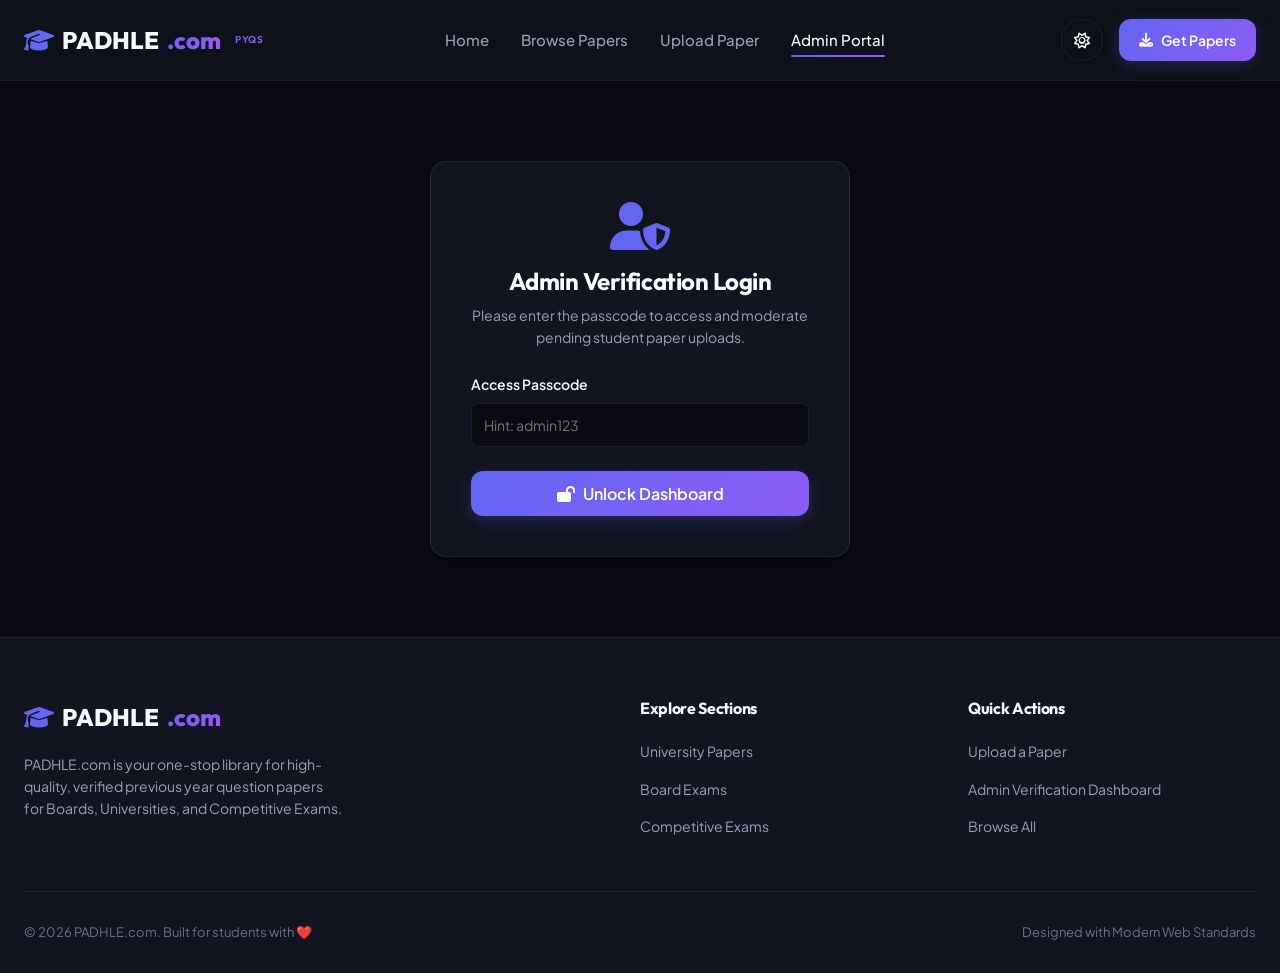
<file: admin.html>
<!DOCTYPE html>
<html lang="en" data-theme="dark">
<head>
    <meta charset="UTF-8">
    <meta name="viewport" content="width=device-width, initial-scale=1.0">
    <title>Admin Verification Panel | PADHLE.com</title>
    <!-- Stylesheet -->
    <link rel="stylesheet" href="style.css">
    <!-- Icons -->
    <link rel="stylesheet" href="https://cdnjs.cloudflare.com/ajax/libs/font-awesome/6.4.0/css/all.min.css">
</head>
<body>

    <!-- Dynamically loaded navigation by main.js -->
    <header></header>

    <main class="container">
        <!-- 1. AUTH LOGIN SECTION (Visible by default until authenticated) -->
        <div id="admin-login-view" class="admin-login-box">
            <i class="fa-solid fa-user-shield" style="font-size: 48px; color: var(--accent); margin-bottom: 16px;"></i>
            <h2>Admin Verification Login</h2>
            <p>Please enter the passcode to access and moderate pending student paper uploads.</p>
            <form onsubmit="handleAdminLogin(event)">
                <div class="form-group" style="text-align: left;">
                    <label for="admin-passcode">Access Passcode</label>
                    <input type="password" id="admin-passcode" class="form-input" placeholder="Hint: admin123" required>
                </div>
                <button type="submit" class="btn-primary" style="width: 100%; justify-content: center;">
                    <i class="fa-solid fa-lock-open"></i> Unlock Dashboard
                </button>
            </form>
        </div>

        <!-- 2. DASHBOARD VIEW SECTION (Hidden until login success) -->
        <div id="admin-dashboard-view" class="admin-panel-content" style="display: none;">
            <div class="page-header" style="padding-top: 40px; display: flex; justify-content: space-between; align-items: center; text-align: left;">
                <div>
                    <h1>Verification Panel</h1>
                    <p>Review, approve, or reject student question paper uploads.</p>
                </div>
                <button class="btn-secondary" onclick="handleAdminLogout()">
                    <i class="fa-solid fa-right-from-bracket"></i> Logout Panel
                </button>
            </div>

            <!-- Verification Dashboard Stats Cards -->
            <div class="admin-stats">
                <div class="stat-card">
                    <div class="stat-title">Active Database</div>
                    <div class="stat-number" id="stat-approved-count">0</div>
                </div>
                <div class="stat-card">
                    <div class="stat-title">Pending Reviews</div>
                    <div class="stat-number" id="stat-pending-count" style="color: var(--warning);">0</div>
                </div>
                <div class="stat-card">
                    <div class="stat-title">Simulated Downloads</div>
                    <div class="stat-number" id="stat-downloads-count" style="color: var(--success);">0</div>
                </div>
            </div>

            <!-- Pending Review List Table -->
            <h2 class="pending-list-header"><i class="fa-regular fa-clock"></i> Submissions Waiting for Review</h2>
            
            <div class="admin-table-wrapper">
                <table class="admin-table">
                    <thead>
                        <tr>
                            <th>Uploader Info</th>
                            <th>Paper Info Details</th>
                            <th>File Name</th>
                            <th>Action Controls</th>
                        </tr>
                    </thead>
                    <tbody id="admin-pending-tbody">
                        <!-- Populated dynamically by admin.js -->
                    </tbody>
                </table>
            </div>
        </div>
    </main>

    <!-- Dynamically loaded footer by main.js -->
    <footer></footer>

    <!-- Scripts -->
    <script src="data.js"></script>
    <script src="main.js"></script>
    <script src="admin.js"></script>
</body>
</html>
</file>
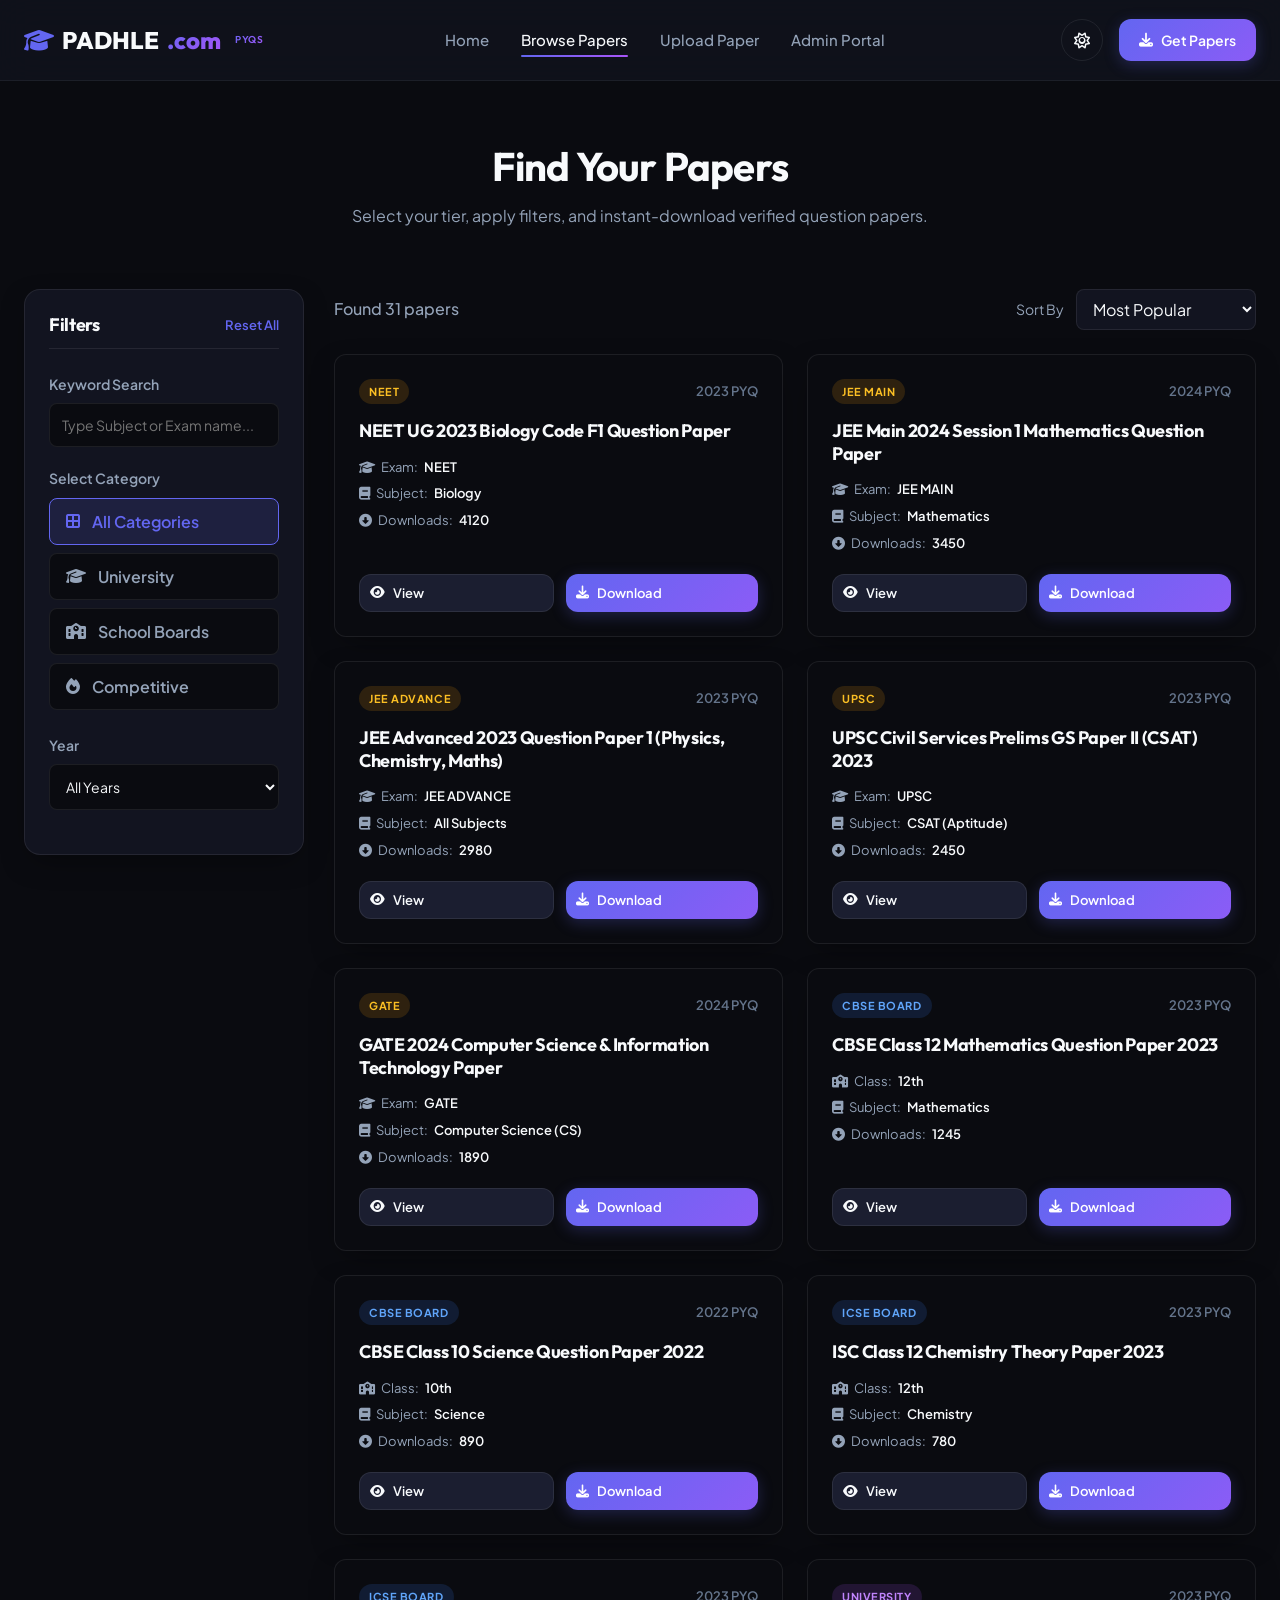
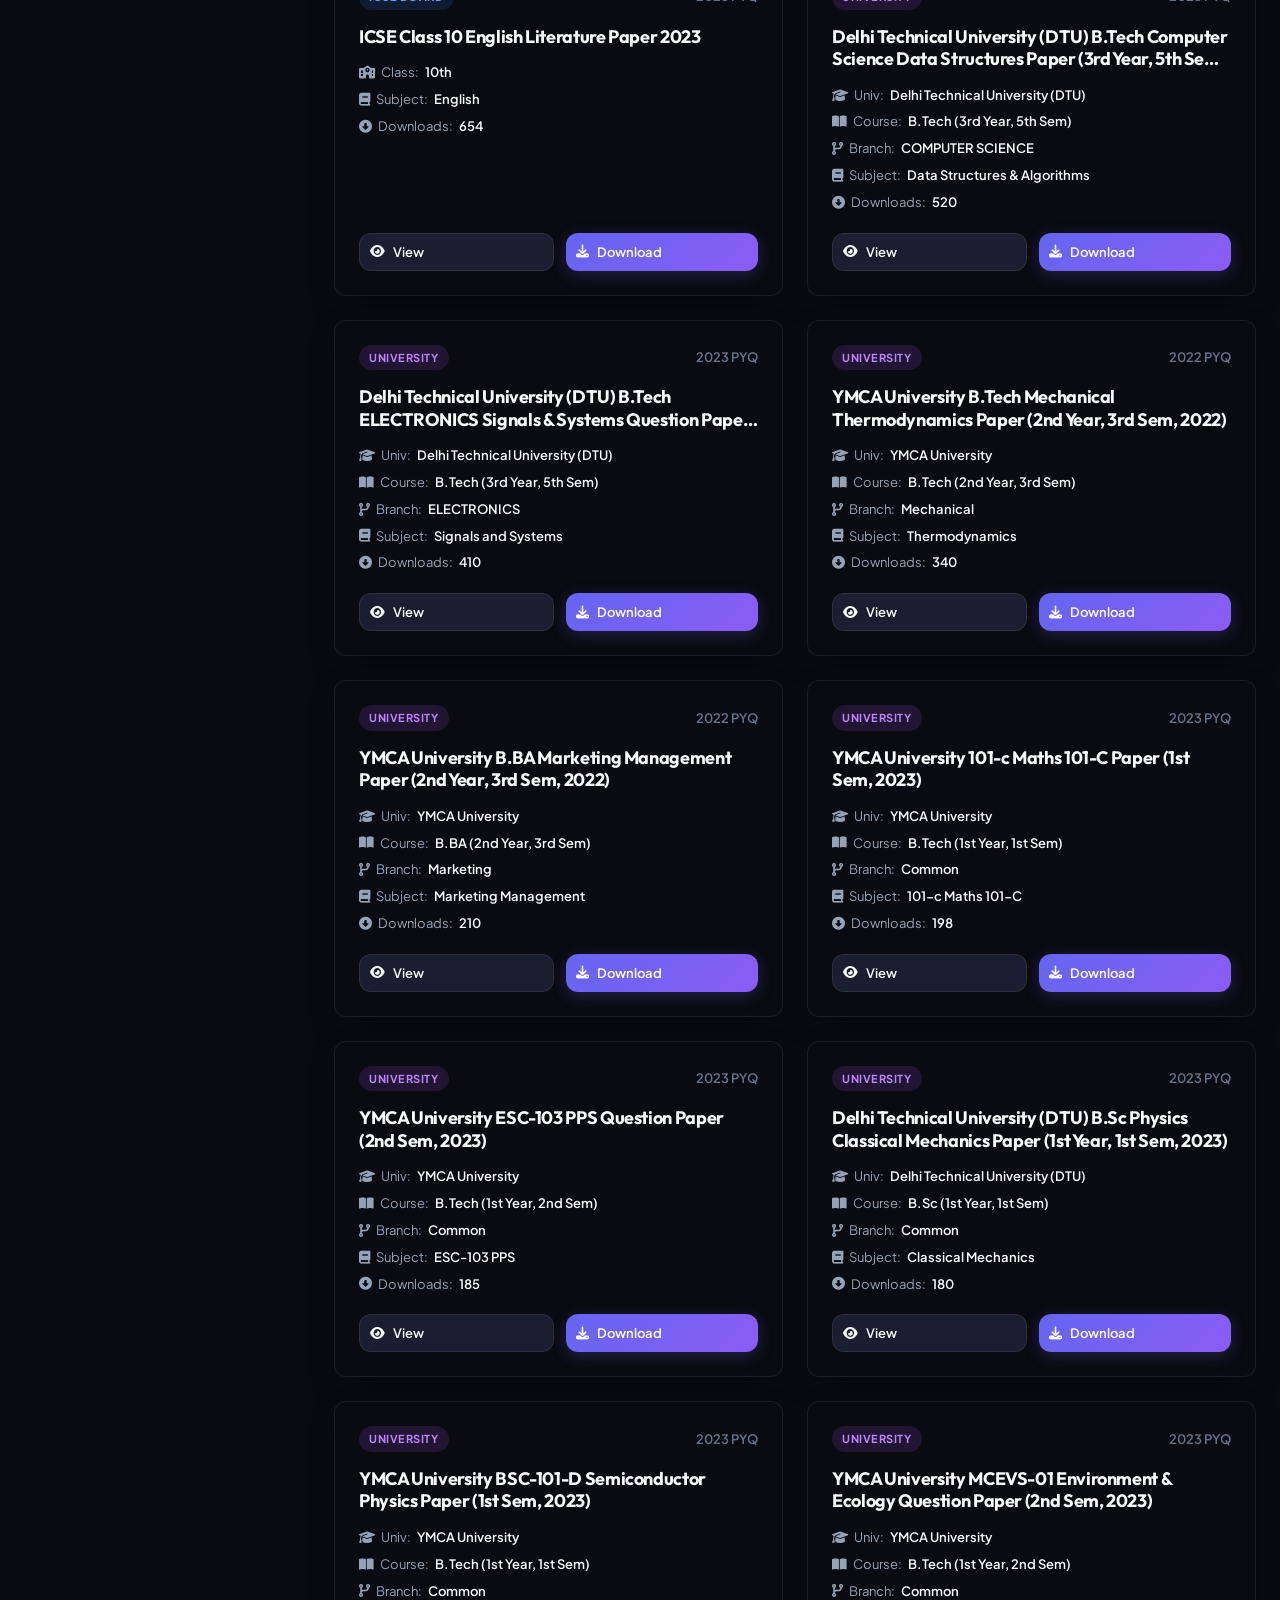
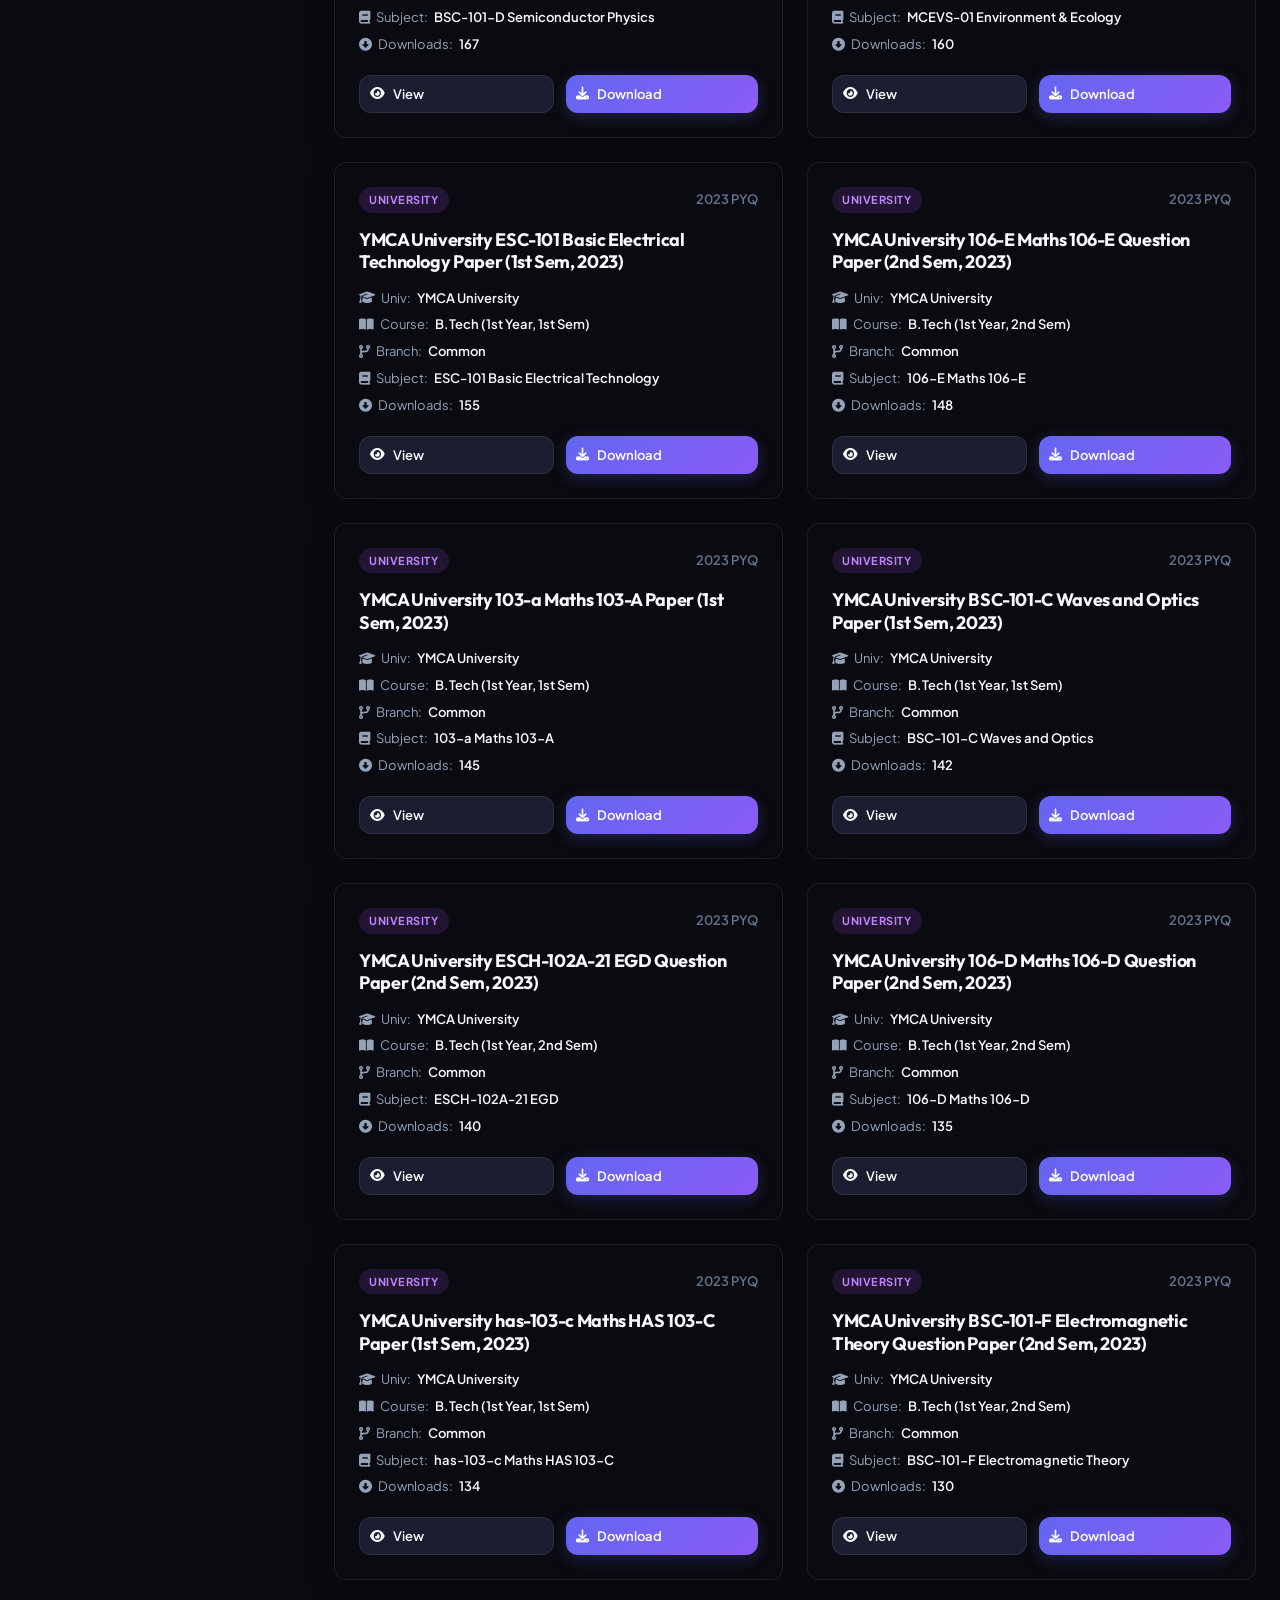
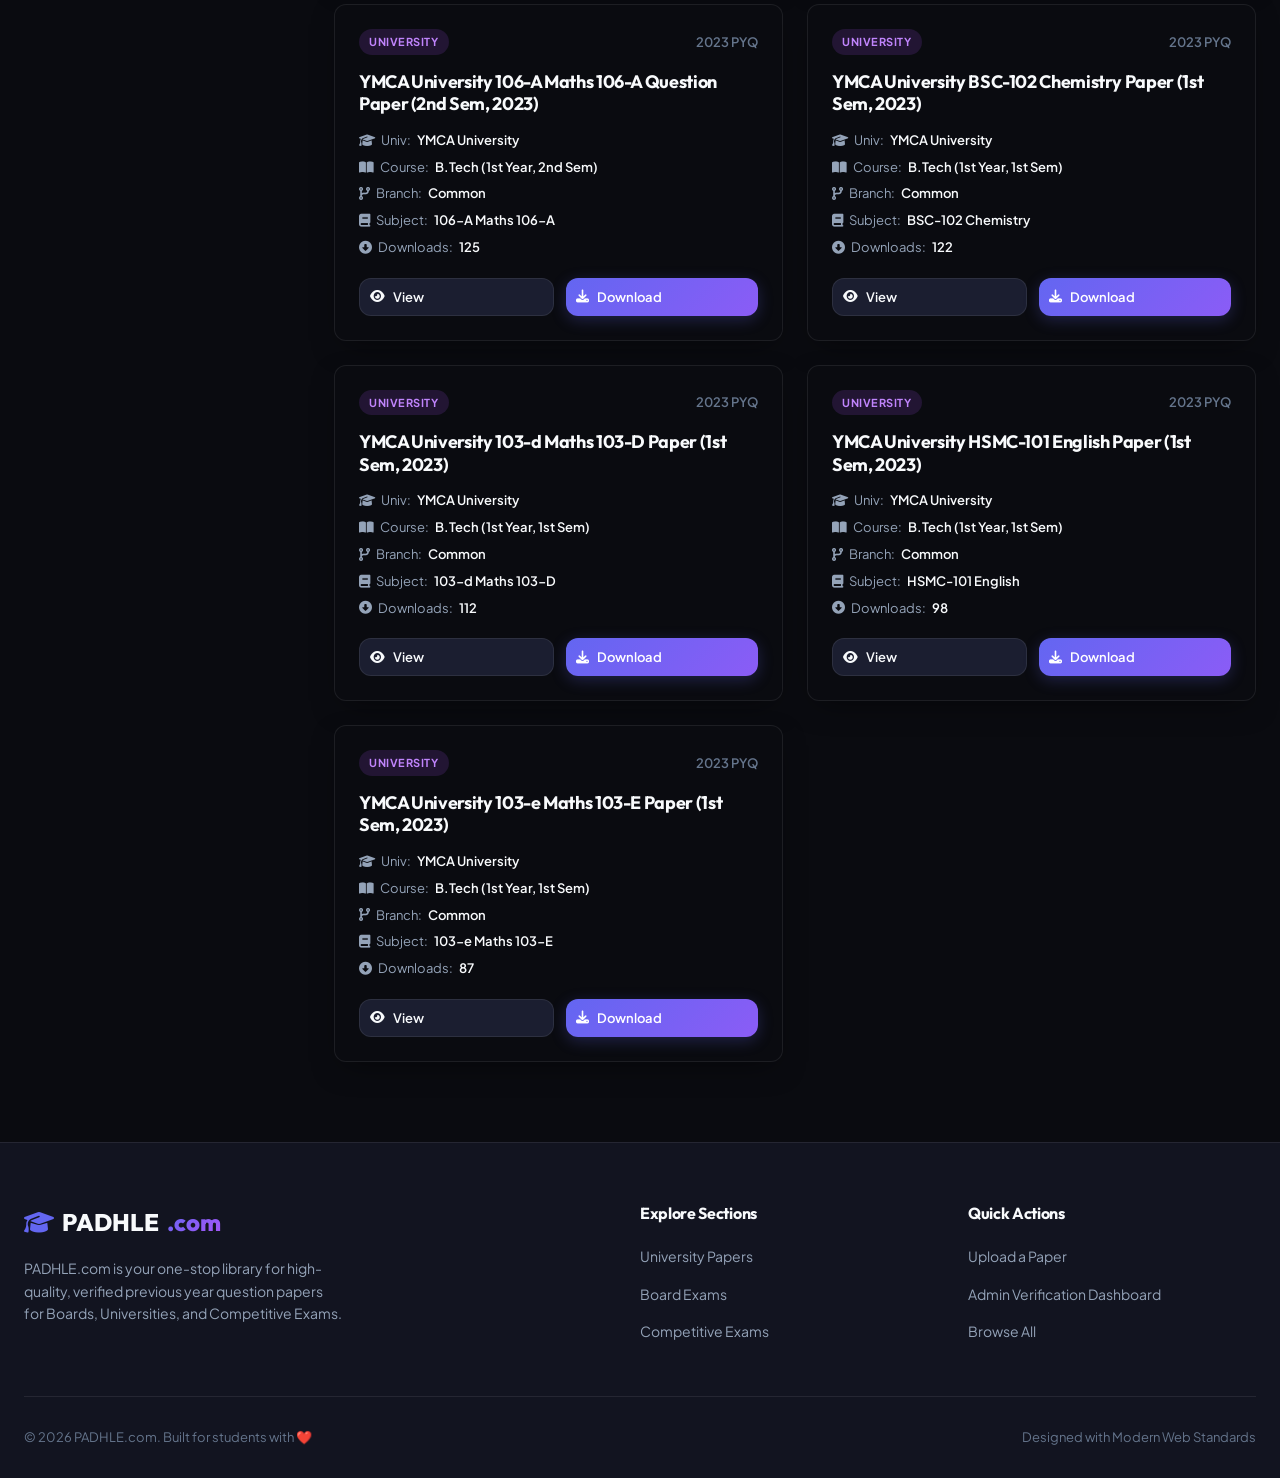
<file: browse.html>
<!DOCTYPE html>
<html lang="en" data-theme="dark">
<head>
    <meta charset="UTF-8">
    <meta name="viewport" content="width=device-width, initial-scale=1.0">
    <title>Browse Previous Year Papers | PADHLE.com</title>
    <!-- Stylesheet -->
    <link rel="stylesheet" href="style.css">
    <!-- Icons -->
    <link rel="stylesheet" href="https://cdnjs.cloudflare.com/ajax/libs/font-awesome/6.4.0/css/all.min.css">
</head>
<body>

    <!-- Dynamically loaded navigation by main.js -->
    <header></header>

    <main class="container">
        <div class="page-header">
            <h1>Find Your Papers</h1>
            <p>Select your tier, apply filters, and instant-download verified question papers.</p>
        </div>

        <div class="browse-layout">
            <!-- Sidebar Filters Panel -->
            <aside class="filter-panel">
                <div class="filter-header">
                    <h3>Filters</h3>
                    <button class="clear-filters-btn" onclick="resetFilters()">Reset All</button>
                </div>

                <!-- Text Keyword Filter -->
                <div class="filter-group">
                    <label for="filter-search-input">Keyword Search</label>
                    <input type="text" id="filter-search-input" class="form-input" placeholder="Type Subject or Exam name..." oninput="handleFilterChange()">
                </div>

                <!-- Category Tabs (Primary Filter) -->
                <div class="filter-group">
                    <label>Select Category</label>
                    <div class="category-selector-tabs">
                        <button class="category-tab active" id="tab-all" onclick="selectCategoryTab('all')">
                            <i class="fa-solid fa-border-all"></i> All Categories
                        </button>
                        <button class="category-tab" id="tab-university" onclick="selectCategoryTab('university')">
                            <i class="fa-solid fa-graduation-cap"></i> University
                        </button>
                        <button class="category-tab" id="tab-board" onclick="selectCategoryTab('board')">
                            <i class="fa-solid fa-school"></i> School Boards
                        </button>
                        <button class="category-tab" id="tab-competitive" onclick="selectCategoryTab('competitive')">
                            <i class="fa-solid fa-fire"></i> Competitive
                        </button>
                    </div>
                </div>

                <!-- DYNAMIC CONDITIONAL FILTERS -->
                
                <!-- 1. University Filters -->
                <div id="univ-filters" class="conditional-filter" style="display: none;">
                    <div class="filter-group">
                        <label for="univ-select">University</label>
                        <select id="univ-select" class="filter-select" onchange="handleUniversityChange()">
                            <option value="">Select University</option>
                            <!-- Populated by JS -->
                        </select>
                    </div>
                    <div class="filter-group" id="course-filter-group" style="display: none;">
                        <label for="course-select">Select Course</label>
                        <select id="course-select" class="filter-select" onchange="handleCourseChange()">
                            <option value="">Select Course</option>
                            <!-- Populated by JS -->
                        </select>
                    </div>
                    <div class="filter-group" id="branch-filter-group" style="display: none;">
                        <label for="branch-select">Select Branch</label>
                        <select id="branch-select" class="filter-select" onchange="handleBranchChange()">
                            <option value="">Select Branch</option>
                            <!-- Populated by JS -->
                        </select>
                    </div>
                    <div class="filter-group" id="academic-year-filter-group" style="display: none;">
                        <label for="academic-year-select">Academic Year</label>
                        <select id="academic-year-select" class="filter-select" onchange="handleAcademicYearChange()">
                            <option value="">Select Year</option>
                            <!-- Populated by JS -->
                        </select>
                    </div>
                    <div class="filter-group" id="semester-filter-group" style="display: none;">
                        <label for="semester-select">Select Semester</label>
                        <select id="semester-select" class="filter-select" onchange="handleSemesterChange()">
                            <option value="">Select Semester</option>
                            <!-- Populated by JS -->
                        </select>
                    </div>
                    <div class="filter-group" id="subject-filter-group" style="display: none;">
                        <label for="subject-select">Select Subject</label>
                        <select id="subject-select" class="filter-select" onchange="handleFilterChange()">
                            <option value="">Select Subject</option>
                            <!-- Populated by JS -->
                        </select>
                    </div>
                </div>

                <!-- 2. Board Filters -->
                <div id="board-filters" class="conditional-filter" style="display: none;">
                    <div class="filter-group">
                        <label for="board-select">Select Board</label>
                        <select id="board-select" class="filter-select" onchange="handleFilterChange()">
                            <option value="">All Boards</option>
                            <!-- Populated by JS -->
                        </select>
                    </div>
                    <div class="filter-group">
                        <label for="class-select">Select Class</label>
                        <select id="class-select" class="filter-select" onchange="handleFilterChange()">
                            <option value="">All Classes</option>
                            <!-- Populated by JS -->
                        </select>
                    </div>
                </div>

                <!-- 3. Competitive Filters -->
                <div id="comp-filters" class="conditional-filter" style="display: none;">
                    <div class="filter-group">
                        <label for="exam-select">Competitive Exam</label>
                        <select id="exam-select" class="filter-select" onchange="handleFilterChange()">
                            <option value="">All Exams</option>
                            <!-- Populated by JS -->
                        </select>
                    </div>
                </div>

                <!-- Common: Year Filter -->
                <div class="filter-group">
                    <label for="year-select">Year</label>
                    <select id="year-select" class="filter-select" onchange="handleFilterChange()">
                        <option value="">All Years</option>
                        <!-- Populated by JS -->
                    </select>
                </div>
            </aside>

            <!-- Results Listing Grid -->
            <section class="results-content">
                <div class="results-header">
                    <div class="results-count" id="results-count-text">Found 0 papers</div>
                    
                    <div class="results-sort">
                        <label for="sort-select">Sort By</label>
                        <select id="sort-select" onchange="handleFilterChange()">
                            <option value="downloads">Most Popular</option>
                            <option value="year-desc">Year: Newest First</option>
                            <option value="year-asc">Year: Oldest First</option>
                            <option value="title">Alphabetical</option>
                        </select>
                    </div>
                </div>

                <div class="featured-grid" id="papers-results-grid">
                    <!-- Cards will be dynamically rendered here by js/browse.js -->
                </div>
            </section>
        </div>
    </main>

    <!-- Dynamically loaded footer by main.js -->
    <footer></footer>

    <!-- Scripts -->
    <script src="data.js"></script>
    <script src="main.js"></script>
    <script src="browse.js"></script>
</body>
</html>
</file>
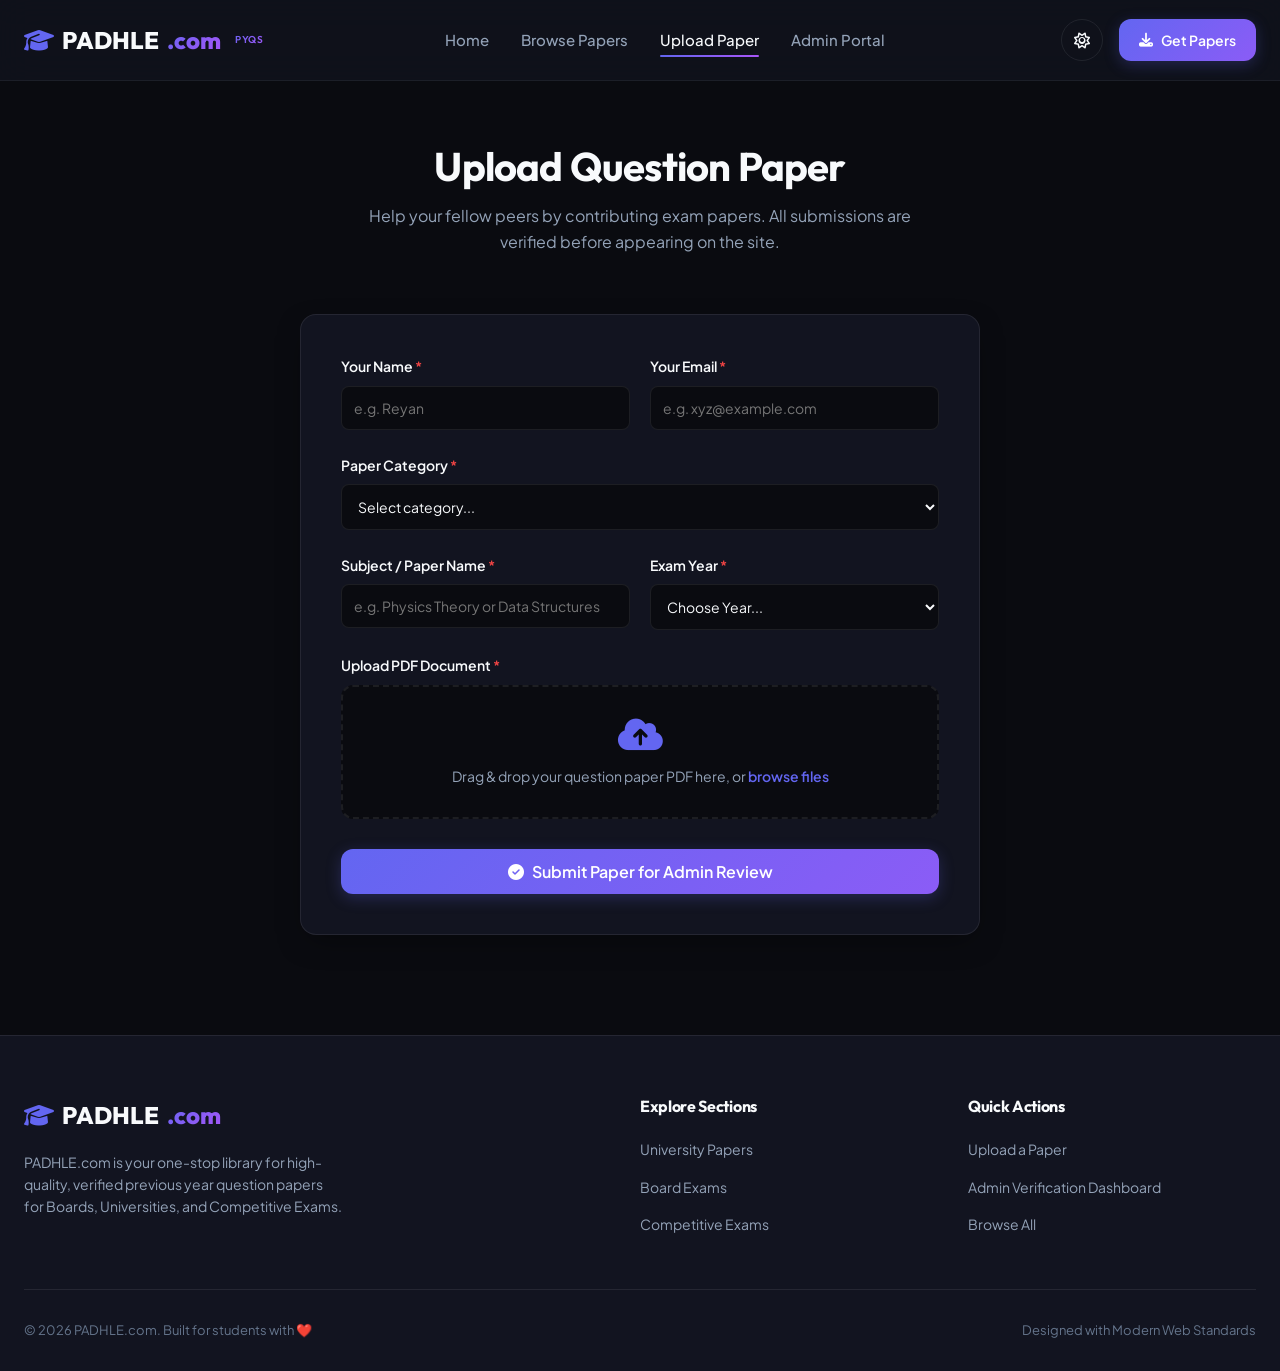
<file: upload.html>
<!DOCTYPE html>
<html lang="en" data-theme="dark">
<head>
    <meta charset="UTF-8">
    <meta name="viewport" content="width=device-width, initial-scale=1.0">
    <title>Upload Question Paper | PADHLE.com</title>
    <!-- Stylesheet -->
    <link rel="stylesheet" href="style.css">
    <!-- Icons -->
    <link rel="stylesheet" href="https://cdnjs.cloudflare.com/ajax/libs/font-awesome/6.4.0/css/all.min.css">
</head>
<body>

    <!-- Dynamically loaded navigation by main.js -->
    <header></header>

    <main class="container">
        <div class="page-header">
            <h1>Upload Question Paper</h1>
            <p>Help your fellow peers by contributing exam papers. All submissions are verified before appearing on the site.</p>
        </div>

        <div class="form-layout">
            <form id="upload-paper-form" onsubmit="handlePaperSubmit(event)">
                <!-- User Metadata -->
                <div class="form-row-2">
                    <div class="form-group">
                        <label for="uploader-name">Your Name <span class="required">*</span></label>
                        <input type="text" id="uploader-name" class="form-input" placeholder="e.g. Reyan" required>
                    </div>
                    <div class="form-group">
                        <label for="uploader-email">Your Email <span class="required">*</span></label>
                        <input type="email" id="uploader-email" class="form-input" placeholder="e.g. xyz@example.com" required>
                    </div>
                </div>

                <!-- Paper Category -->
                <div class="form-group">
                    <label for="upload-category">Paper Category <span class="required">*</span></label>
                    <select id="upload-category" class="filter-select" onchange="toggleUploadCategoryFields()" required>
                        <option value="" disabled selected>Select category...</option>
                        <option value="university">University Exam</option>
                        <option value="board">School Board Exam</option>
                        <option value="competitive">Competitive Entrance Exam</option>
                    </select>
                </div>

                <!-- CONDITIONAL DETAILS -->
                
                <!-- 1. University Detail Fields -->
                <div id="upload-univ-fields" style="display: none;">
                    <div class="form-group">
                        <label for="upload-univ-name">University Name <span class="required">*</span></label>
                        <select id="upload-univ-name" class="filter-select">
                            <option value="" disabled selected>Choose University...</option>
                            <!-- Populated dynamically -->
                        </select>
                    </div>
                    <div class="form-row-2">
                        <div class="form-group">
                            <label for="upload-course">Select Course <span class="required">*</span></label>
                            <select id="upload-course" class="filter-select" onchange="handleUploadCourseChange()">
                                <option value="" disabled selected>Choose Course...</option>
                                <!-- Populated dynamically -->
                            </select>
                        </div>
                        <div class="form-group" id="upload-branch-group">
                            <label for="upload-branch">Course Branch <span class="required">*</span></label>
                            <select id="upload-branch" class="filter-select">
                                <option value="" disabled selected>Choose Branch...</option>
                                <!-- Populated dynamically -->
                            </select>
                        </div>
                    </div>
                    <div class="form-row-2">
                        <div class="form-group">
                            <label for="upload-academic-year">Academic Year <span class="required">*</span></label>
                            <select id="upload-academic-year" class="filter-select" onchange="handleUploadYearChange()">
                                <option value="" disabled selected>Choose Academic Year...</option>
                                <!-- Populated dynamically -->
                            </select>
                        </div>
                        <div class="form-group" id="upload-semester-group" style="display: none;">
                            <label for="upload-semester">Select Semester <span class="required">*</span></label>
                            <select id="upload-semester" class="filter-select">
                                <option value="" disabled selected>Choose Semester...</option>
                                <!-- Populated dynamically -->
                            </select>
                        </div>
                    </div>
                </div>

                <!-- 2. Board Detail Fields -->
                <div id="upload-board-fields" style="display: none;">
                    <div class="form-row-2">
                        <div class="form-group">
                            <label for="upload-board-name">Board Name <span class="required">*</span></label>
                            <select id="upload-board-name" class="filter-select">
                                <option value="" disabled selected>Choose Board...</option>
                                <!-- Populated dynamically -->
                            </select>
                        </div>
                        <div class="form-group">
                            <label for="upload-class-level">Class Level <span class="required">*</span></label>
                            <select id="upload-class-level" class="filter-select">
                                <option value="" disabled selected>Choose Class...</option>
                                <!-- Populated dynamically -->
                            </select>
                        </div>
                    </div>
                </div>

                <!-- 3. Competitive Detail Fields -->
                <div id="upload-comp-fields" style="display: none;">
                    <div class="form-group">
                        <label for="upload-exam-name">Competitive Exam <span class="required">*</span></label>
                        <select id="upload-exam-name" class="filter-select">
                            <option value="" disabled selected>Choose Exam...</option>
                            <!-- Populated dynamically -->
                        </select>
                    </div>
                </div>

                <!-- Shared General Details -->
                <div class="form-row-2">
                    <div class="form-group">
                        <label for="upload-subject">Subject / Paper Name <span class="required">*</span></label>
                        <input type="text" id="upload-subject" class="form-input" placeholder="e.g. Physics Theory or Data Structures" required>
                    </div>
                    <div class="form-group">
                        <label for="upload-year">Exam Year <span class="required">*</span></label>
                        <select id="upload-year" class="filter-select" required>
                            <option value="" disabled selected>Choose Year...</option>
                            <!-- Populated dynamically -->
                        </select>
                    </div>
                </div>

                <!-- File Drag and Drop Uploader Area -->
                <div class="form-group">
                    <label>Upload PDF Document <span class="required">*</span></label>
                    <div class="file-upload-wrapper" id="file-drop-area">
                        <i class="fa-solid fa-cloud-arrow-up file-upload-icon"></i>
                        <div class="file-upload-text">
                            Drag & drop your question paper PDF here, or <span>browse files</span>
                        </div>
                        <input type="file" id="file-uploader-input" accept=".pdf" onchange="handleFileSelect(event)" required>
                        <div class="file-uploaded-info" id="file-info-text">
                            <!-- Populated on file select -->
                        </div>
                    </div>
                </div>

                <div style="margin-top: 30px;">
                    <button type="submit" class="btn-primary" style="width: 100%; justify-content: center;">
                        <i class="fa-solid fa-circle-check"></i> Submit Paper for Admin Review
                    </button>
                </div>
            </form>
        </div>
    </main>

    <!-- Dynamically loaded footer by main.js -->
    <footer></footer>

    <!-- Scripts -->
    <script src="data.js"></script>
    <script src="main.js"></script>
    <script src="upload.js"></script>
</body>
</html>
</file>
<file: style.css>
@import url('https://fonts.googleapis.com/css2?family=Outfit:wght@300;400;500;600;700;800&family=Plus+Jakarta+Sans:wght@300;400;500;600;700&display=swap');

:root {
    /* Color Palette - Premium Indigo/Violet Dark Mode Default */
    --bg-primary: #0a0b10;
    --bg-secondary: #121420;
    --bg-tertiary: #1b1e30;
    --accent: #6366f1;
    --accent-hover: #4f46e5;
    --accent-light: rgba(99, 102, 241, 0.15);
    --text-primary: #f8fafc;
    --text-secondary: #94a3b8;
    --text-muted: #64748b;
    --border-color: rgba(255, 255, 255, 0.08);
    --card-shadow: 0 10px 30px -10px rgba(0, 0, 0, 0.5);
    --glass-bg: rgba(18, 20, 32, 0.7);
    --glass-border: rgba(255, 255, 255, 0.06);
    --success: #10b981;
    --warning: #f59e0b;
    --error: #ef4444;
    --font-heading: 'Outfit', sans-serif;
    --font-body: 'Plus Jakarta Sans', sans-serif;
    --transition-smooth: all 0.3s cubic-bezier(0.4, 0, 0.2, 1);
    --radius-lg: 16px;
    --radius-md: 12px;
    --radius-sm: 8px;
}

/* Light Theme overrides */
[data-theme="light"] {
    --bg-primary: #f8fafc;
    --bg-secondary: #ffffff;
    --bg-tertiary: #f1f5f9;
    --accent: #4f46e5;
    --accent-hover: #3730a3;
    --accent-light: rgba(79, 70, 229, 0.1);
    --text-primary: #0f172a;
    --text-secondary: #475569;
    --text-muted: #94a3b8;
    --border-color: rgba(0, 0, 0, 0.08);
    --card-shadow: 0 10px 30px -10px rgba(0, 0, 0, 0.1);
    --glass-bg: rgba(255, 255, 255, 0.75);
    --glass-border: rgba(0, 0, 0, 0.05);
}

/* Global resets & typography */
* {
    margin: 0;
    padding: 0;
    box-sizing: border-box;
    scroll-behavior: smooth;
}

body {
    background-color: var(--bg-primary);
    color: var(--text-primary);
    font-family: var(--font-body);
    line-height: 1.6;
    overflow-x: hidden;
    transition: background-color 0.3s ease, color 0.3s ease;
}

h1, h2, h3, h4, h5, h6 {
    font-family: var(--font-heading);
    font-weight: 700;
    letter-spacing: -0.02em;
    line-height: 1.25;
}

a {
    color: inherit;
    text-decoration: none;
    transition: var(--transition-smooth);
}

button, input, select, textarea {
    font-family: inherit;
    font-size: inherit;
}

/* Layout container */
.container {
    width: 100%;
    max-width: 1280px;
    margin: 0 auto;
    padding: 0 24px;
}

/* Header & Navigation */
header {
    position: sticky;
    top: 0;
    z-index: 100;
    background-color: var(--glass-bg);
    backdrop-filter: blur(16px);
    -webkit-backdrop-filter: blur(16px);
    border-bottom: 1px solid var(--glass-border);
    transition: var(--transition-smooth);
}

.nav-container {
    display: flex;
    justify-content: space-between;
    align-items: center;
    height: 80px;
}

.logo {
    display: flex;
    align-items: center;
    gap: 8px;
    font-family: var(--font-heading);
    font-size: 24px;
    font-weight: 800;
    color: var(--text-primary);
}

.logo span {
    background: linear-gradient(135deg, var(--accent), #a855f7);
    -webkit-background-clip: text;
    -webkit-text-fill-color: transparent;
}

.logo-badge {
    background: var(--accent);
    color: #fff;
    font-size: 10px;
    padding: 2px 6px;
    border-radius: var(--radius-sm);
    font-weight: 600;
    text-transform: uppercase;
    letter-spacing: 0.05em;
}

.nav-links {
    display: flex;
    align-items: center;
    gap: 32px;
    list-style: none;
}

.nav-links a {
    color: var(--text-secondary);
    font-weight: 500;
    font-size: 15px;
    position: relative;
    padding: 8px 0;
}

.nav-links a:hover,
.nav-links a.active {
    color: var(--text-primary);
}

.nav-links a::after {
    content: '';
    position: absolute;
    bottom: 0;
    left: 0;
    width: 0;
    height: 2px;
    background: linear-gradient(90deg, var(--accent), #a855f7);
    transition: var(--transition-smooth);
    border-radius: 2px;
}

.nav-links a:hover::after,
.nav-links a.active::after {
    width: 100%;
}

.nav-actions {
    display: flex;
    align-items: center;
    gap: 16px;
}

/* Icons styling helper */
.icon-btn {
    background: none;
    border: 1px solid var(--border-color);
    color: var(--text-primary);
    width: 42px;
    height: 42px;
    border-radius: 50%;
    display: flex;
    align-items: center;
    justify-content: center;
    cursor: pointer;
    transition: var(--transition-smooth);
}

.icon-btn:hover {
    border-color: var(--accent);
    background-color: var(--accent-light);
    color: var(--accent);
    transform: translateY(-2px);
}

.btn-primary {
    background: linear-gradient(135deg, var(--accent), #8b5cf6);
    color: #ffffff;
    font-weight: 600;
    padding: 12px 24px;
    border-radius: var(--radius-md);
    border: none;
    cursor: pointer;
    box-shadow: 0 4px 15px rgba(99, 102, 241, 0.25);
    display: inline-flex;
    align-items: center;
    gap: 8px;
    transition: var(--transition-smooth);
}

.btn-primary:hover {
    transform: translateY(-2px);
    box-shadow: 0 6px 20px rgba(99, 102, 241, 0.4);
    opacity: 0.95;
}

.btn-secondary {
    background: var(--bg-tertiary);
    color: var(--text-primary);
    border: 1px solid var(--border-color);
    font-weight: 600;
    padding: 12px 24px;
    border-radius: var(--radius-md);
    cursor: pointer;
    display: inline-flex;
    align-items: center;
    gap: 8px;
    transition: var(--transition-smooth);
}

.btn-secondary:hover {
    background: var(--bg-secondary);
    border-color: var(--accent);
    transform: translateY(-2px);
}

/* Mobile Nav Toggle */
.mobile-nav-toggle {
    display: none;
    cursor: pointer;
}

/* Hero Section */
.hero {
    position: relative;
    padding: 80px 0 100px 0;
    overflow: hidden;
    text-align: center;
}

.hero-background {
    position: absolute;
    top: -10%;
    left: 50%;
    transform: translateX(-50%);
    width: 100%;
    height: 120%;
    background: radial-gradient(circle at top, rgba(99, 102, 241, 0.15) 0%, rgba(10, 11, 16, 0) 60%);
    z-index: -1;
    pointer-events: none;
}

[data-theme="light"] .hero-background {
    background: radial-gradient(circle at top, rgba(79, 70, 229, 0.08) 0%, rgba(248, 250, 252, 0) 60%);
}

.hero-tagline {
    font-family: var(--font-heading);
    font-size: 14px;
    font-weight: 600;
    text-transform: uppercase;
    letter-spacing: 0.1em;
    color: var(--accent);
    margin-bottom: 16px;
    display: inline-block;
    padding: 6px 16px;
    background: var(--accent-light);
    border-radius: 50px;
    border: 1px solid rgba(99, 102, 241, 0.2);
}

.hero h1 {
    font-size: 54px;
    font-weight: 800;
    max-width: 800px;
    margin: 0 auto 24px auto;
    background: linear-gradient(135deg, var(--text-primary) 30%, var(--text-secondary));
    -webkit-background-clip: text;
    -webkit-text-fill-color: transparent;
}

.hero p {
    font-size: 18px;
    color: var(--text-secondary);
    max-width: 600px;
    margin: 0 auto 40px auto;
}

.search-box-container {
    max-width: 650px;
    margin: 0 auto;
    background: var(--glass-bg);
    border: 1px solid var(--glass-border);
    padding: 8px;
    border-radius: 50px;
    display: flex;
    align-items: center;
    box-shadow: var(--card-shadow);
    backdrop-filter: blur(8px);
}

.search-box-container i {
    color: var(--text-muted);
    font-size: 20px;
    margin-left: 20px;
}

.search-box-input {
    flex: 1;
    background: none;
    border: none;
    outline: none;
    padding: 12px 16px;
    color: var(--text-primary);
    font-size: 16px;
}

.search-box-input::placeholder {
    color: var(--text-muted);
}

.search-box-btn {
    background: var(--accent);
    color: #fff;
    border: none;
    outline: none;
    padding: 12px 28px;
    border-radius: 50px;
    font-weight: 600;
    cursor: pointer;
    transition: var(--transition-smooth);
}

.search-box-btn:hover {
    background: var(--accent-hover);
    box-shadow: 0 4px 12px rgba(99, 102, 241, 0.3);
}

/* Category Quick Navigation Cards */
.categories-section {
    padding: 60px 0;
}

.section-header {
    display: flex;
    justify-content: space-between;
    align-items: flex-end;
    margin-bottom: 40px;
}

.section-title {
    font-size: 32px;
    position: relative;
}

.section-title::after {
    content: '';
    display: block;
    width: 60px;
    height: 4px;
    background: var(--accent);
    border-radius: 2px;
    margin-top: 8px;
}

.section-subtitle {
    color: var(--text-secondary);
    margin-top: 4px;
}

.grid-3 {
    display: grid;
    grid-template-columns: repeat(3, 1fr);
    gap: 30px;
}

.category-card {
    background: var(--bg-secondary);
    border: 1px solid var(--border-color);
    border-radius: var(--radius-lg);
    padding: 40px 30px;
    text-align: center;
    position: relative;
    overflow: hidden;
    cursor: pointer;
    box-shadow: var(--card-shadow);
    transition: var(--transition-smooth);
}

.category-card:hover {
    transform: translateY(-8px);
    border-color: var(--accent);
    box-shadow: 0 15px 40px rgba(99, 102, 241, 0.12);
}

.category-icon {
    width: 70px;
    height: 70px;
    background: var(--accent-light);
    color: var(--accent);
    border-radius: 50%;
    display: flex;
    align-items: center;
    justify-content: center;
    font-size: 30px;
    margin: 0 auto 24px auto;
    transition: var(--transition-smooth);
}

.category-card:hover .category-icon {
    background: var(--accent);
    color: #fff;
    transform: scale(1.1);
}

.category-card h3 {
    font-size: 22px;
    margin-bottom: 12px;
}

.category-card p {
    color: var(--text-secondary);
    font-size: 14px;
    margin-bottom: 24px;
}

.category-badge-list {
    display: flex;
    flex-wrap: wrap;
    justify-content: center;
    gap: 8px;
}

.category-badge {
    background: var(--bg-tertiary);
    color: var(--text-secondary);
    padding: 6px 12px;
    border-radius: var(--radius-sm);
    font-size: 12px;
    font-weight: 500;
}

/* Feature List Cards / Featured PYQs */
.featured-section {
    padding: 60px 0;
    background: var(--bg-secondary);
    border-top: 1px solid var(--border-color);
    border-bottom: 1px solid var(--border-color);
}

.featured-grid {
    display: grid;
    grid-template-columns: repeat(auto-fill, minmax(350px, 1fr));
    gap: 24px;
}

.paper-card {
    background: var(--bg-primary);
    border: 1px solid var(--border-color);
    border-radius: var(--radius-md);
    padding: 24px;
    display: flex;
    flex-direction: column;
    position: relative;
    box-shadow: var(--card-shadow);
    transition: var(--transition-smooth);
}

.paper-card:hover {
    transform: translateY(-4px);
    border-color: var(--accent);
    box-shadow: 0 8px 24px rgba(99, 102, 241, 0.08);
}

.paper-meta {
    display: flex;
    justify-content: space-between;
    align-items: center;
    margin-bottom: 16px;
}

.paper-type-tag {
    font-size: 11px;
    font-weight: 700;
    text-transform: uppercase;
    padding: 4px 10px;
    border-radius: 50px;
    letter-spacing: 0.05em;
}

.tag-university { background: rgba(168, 85, 247, 0.15); color: #c084fc; }
.tag-board { background: rgba(59, 130, 246, 0.15); color: #60a5fa; }
.tag-competitive { background: rgba(245, 158, 11, 0.15); color: #fbbf24; }

.paper-year {
    font-size: 13px;
    color: var(--text-muted);
    font-weight: 600;
}

.paper-title {
    font-size: 18px;
    font-weight: 700;
    margin-bottom: 8px;
    color: var(--text-primary);
    display: -webkit-box;
    -webkit-line-clamp: 2;
    -webkit-box-orient: vertical;
    overflow: hidden;
}

.paper-details {
    margin-bottom: 20px;
    flex-grow: 1;
}

.paper-detail-item {
    font-size: 13px;
    color: var(--text-secondary);
    display: flex;
    align-items: center;
    gap: 6px;
    margin-top: 6px;
}

.paper-detail-item span {
    font-weight: 600;
    color: var(--text-primary);
}

.paper-actions {
    display: flex;
    gap: 12px;
    margin-top: auto;
}

.paper-actions button {
    flex: 1;
    font-size: 13px;
    padding: 10px;
}

/* Upload CTA banner */
.upload-cta {
    padding: 80px 0;
    text-align: center;
    position: relative;
}

.cta-box {
    background: linear-gradient(135deg, rgba(99, 102, 241, 0.05) 0%, rgba(139, 92, 246, 0.05) 100%);
    border: 1px solid var(--border-color);
    border-radius: var(--radius-lg);
    padding: 60px 40px;
    max-width: 900px;
    margin: 0 auto;
    box-shadow: var(--card-shadow);
}

.cta-box h2 {
    font-size: 36px;
    margin-bottom: 16px;
}

.cta-box p {
    color: var(--text-secondary);
    max-width: 550px;
    margin: 0 auto 30px auto;
    font-size: 16px;
}

/* Page: BROWSE - Layout */
.browse-layout {
    display: grid;
    grid-template-columns: 280px 1fr;
    gap: 30px;
    margin-top: 40px;
    margin-bottom: 80px;
}

/* Side Filter Panel */
.filter-panel {
    background: var(--bg-secondary);
    border: 1px solid var(--border-color);
    border-radius: var(--radius-lg);
    padding: 24px;
    height: fit-content;
    position: sticky;
    top: 100px;
    box-shadow: var(--card-shadow);
}

.filter-header {
    display: flex;
    justify-content: space-between;
    align-items: center;
    margin-bottom: 24px;
    padding-bottom: 12px;
    border-bottom: 1px solid var(--border-color);
}

.filter-header h3 {
    font-size: 18px;
}

.clear-filters-btn {
    background: none;
    border: none;
    color: var(--accent);
    font-size: 13px;
    font-weight: 600;
    cursor: pointer;
}

.clear-filters-btn:hover {
    color: var(--accent-hover);
    text-decoration: underline;
}

.filter-group {
    margin-bottom: 20px;
}

.filter-group label {
    display: block;
    font-size: 14px;
    font-weight: 600;
    color: var(--text-secondary);
    margin-bottom: 8px;
}

.filter-select, .form-input {
    width: 100%;
    background-color: var(--bg-primary);
    border: 1px solid var(--border-color);
    color: var(--text-primary);
    padding: 12px;
    border-radius: var(--radius-sm);
    outline: none;
    font-size: 14px;
    transition: var(--transition-smooth);
}

.filter-select:focus, .form-input:focus {
    border-color: var(--accent);
    box-shadow: 0 0 0 3px var(--accent-light);
}

/* Category Selector inside Filter */
.category-selector-tabs {
    display: flex;
    flex-direction: column;
    gap: 8px;
    margin-bottom: 24px;
}

.category-tab {
    background: var(--bg-primary);
    border: 1px solid var(--border-color);
    color: var(--text-secondary);
    padding: 12px 16px;
    border-radius: var(--radius-sm);
    cursor: pointer;
    font-weight: 600;
    text-align: left;
    display: flex;
    align-items: center;
    gap: 12px;
    transition: var(--transition-smooth);
}

.category-tab i {
    font-size: 16px;
}

.category-tab:hover,
.category-tab.active {
    background: var(--accent-light);
    color: var(--accent);
    border-color: var(--accent);
}

/* Results Content Area */
.results-header {
    display: flex;
    justify-content: space-between;
    align-items: center;
    margin-bottom: 24px;
}

.results-count {
    font-weight: 500;
    color: var(--text-secondary);
}

.results-sort {
    display: flex;
    align-items: center;
    gap: 12px;
}

.results-sort label {
    font-size: 14px;
    color: var(--text-secondary);
}

.results-sort select {
    background: var(--bg-secondary);
    border: 1px solid var(--border-color);
    color: var(--text-primary);
    border-radius: var(--radius-sm);
    padding: 8px 12px;
    outline: none;
}

.no-results {
    grid-column: 1 / -1;
    text-align: center;
    padding: 80px 20px;
    background: var(--bg-secondary);
    border: 1px solid var(--border-color);
    border-radius: var(--radius-lg);
}

.no-results i {
    font-size: 48px;
    color: var(--text-muted);
    margin-bottom: 16px;
}

.no-results h3 {
    margin-bottom: 8px;
}

.no-results p {
    color: var(--text-secondary);
}

/* Forms Pages (Upload & Admin Portal) */
.page-header {
    padding: 60px 0 20px 0;
    text-align: center;
}

.page-header h1 {
    font-size: 40px;
    margin-bottom: 12px;
}

.page-header p {
    color: var(--text-secondary);
    font-size: 16px;
    max-width: 600px;
    margin: 0 auto;
}

.form-layout {
    max-width: 680px;
    margin: 40px auto 100px auto;
    background: var(--bg-secondary);
    border: 1px solid var(--border-color);
    border-radius: var(--radius-lg);
    padding: 40px;
    box-shadow: var(--card-shadow);
}

.form-row-2 {
    display: grid;
    grid-template-columns: 1fr 1fr;
    gap: 20px;
}

.form-group {
    margin-bottom: 24px;
}

.form-group label {
    display: block;
    font-weight: 600;
    font-size: 14px;
    margin-bottom: 8px;
    color: var(--text-primary);
}

.form-group label span.required {
    color: var(--error);
}

.form-group select,
.form-group input,
.form-group textarea {
    width: 100%;
}

.form-group textarea {
    height: 120px;
    resize: vertical;
}

/* File Upload Field UI */
.file-upload-wrapper {
    position: relative;
    border: 2px dashed var(--border-color);
    background: var(--bg-primary);
    border-radius: var(--radius-md);
    padding: 30px 20px;
    text-align: center;
    cursor: pointer;
    transition: var(--transition-smooth);
}

.file-upload-wrapper:hover {
    border-color: var(--accent);
    background: var(--accent-light);
}

.file-upload-wrapper input[type="file"] {
    position: absolute;
    top: 0;
    left: 0;
    width: 100%;
    height: 100%;
    opacity: 0;
    cursor: pointer;
}

.file-upload-icon {
    font-size: 36px;
    color: var(--accent);
    margin-bottom: 12px;
}

.file-upload-text {
    font-size: 14px;
    color: var(--text-secondary);
}

.file-upload-text span {
    font-weight: 600;
    color: var(--accent);
}

.file-uploaded-info {
    margin-top: 10px;
    font-size: 13px;
    color: var(--success);
    font-weight: 600;
    display: none;
}

/* Alert Notification Popup */
.alert-popup {
    position: fixed;
    bottom: 24px;
    right: 24px;
    z-index: 1000;
    background: var(--bg-secondary);
    border: 1px solid var(--border-color);
    border-left: 4px solid var(--accent);
    border-radius: var(--radius-sm);
    padding: 16px 24px;
    box-shadow: 0 10px 40px rgba(0, 0, 0, 0.4);
    display: flex;
    align-items: center;
    gap: 12px;
    transform: translateY(150%);
    transition: transform 0.4s cubic-bezier(0.175, 0.885, 0.32, 1.275);
}

.alert-popup.show {
    transform: translateY(0);
}

.alert-popup.success { border-left-color: var(--success); }
.alert-popup.warning { border-left-color: var(--warning); }
.alert-popup.error { border-left-color: var(--error); }

.alert-popup i {
    font-size: 20px;
}
.alert-popup.success i { color: var(--success); }
.alert-popup.warning i { color: var(--warning); }
.alert-popup.error i { color: var(--error); }

/* Admin verification dashboard specific layout */
.admin-stats {
    display: grid;
    grid-template-columns: repeat(3, 1fr);
    gap: 20px;
    margin: 30px auto;
    max-width: 900px;
}

.stat-card {
    background: var(--bg-secondary);
    border: 1px solid var(--border-color);
    border-radius: var(--radius-md);
    padding: 20px;
    text-align: center;
    box-shadow: var(--card-shadow);
}

.stat-number {
    font-size: 32px;
    font-weight: 800;
    color: var(--accent);
    margin-top: 4px;
}

.stat-title {
    font-size: 13px;
    color: var(--text-secondary);
    text-transform: uppercase;
    letter-spacing: 0.05em;
}

.admin-login-box {
    max-width: 420px;
    margin: 80px auto;
    background: var(--bg-secondary);
    border: 1px solid var(--border-color);
    border-radius: var(--radius-lg);
    padding: 40px;
    box-shadow: var(--card-shadow);
    text-align: center;
}

.admin-login-box h2 {
    margin-bottom: 8px;
}

.admin-login-box p {
    color: var(--text-secondary);
    font-size: 14px;
    margin-bottom: 24px;
}

.admin-panel-content {
    max-width: 1000px;
    margin: 40px auto 100px auto;
}

.pending-list-header {
    font-size: 22px;
    margin-bottom: 20px;
    border-bottom: 1px solid var(--border-color);
    padding-bottom: 10px;
}

.admin-table-wrapper {
    background: var(--bg-secondary);
    border: 1px solid var(--border-color);
    border-radius: var(--radius-lg);
    overflow: hidden;
    box-shadow: var(--card-shadow);
}

.admin-table {
    width: 100%;
    border-collapse: collapse;
    text-align: left;
}

.admin-table th, .admin-table td {
    padding: 16px 20px;
    border-bottom: 1px solid var(--border-color);
    font-size: 14px;
}

.admin-table th {
    background-color: var(--bg-tertiary);
    font-weight: 600;
    color: var(--text-secondary);
}

.admin-table tr:last-child td {
    border-bottom: none;
}

.admin-actions-cell {
    display: flex;
    gap: 8px;
}

.btn-sm {
    padding: 6px 12px;
    font-size: 12px;
    border-radius: var(--radius-sm);
}

.btn-approve {
    background: var(--success);
    color: #fff;
    border: none;
    cursor: pointer;
    font-weight: 600;
    transition: var(--transition-smooth);
}

.btn-approve:hover {
    filter: brightness(1.1);
}

.btn-reject {
    background: var(--error);
    color: #fff;
    border: none;
    cursor: pointer;
    font-weight: 600;
    transition: var(--transition-smooth);
}

.btn-reject:hover {
    filter: brightness(1.1);
}

/* Footer Section */
footer {
    background-color: var(--bg-secondary);
    border-top: 1px solid var(--border-color);
    padding: 60px 0 30px 0;
    margin-top: auto;
}

.footer-grid {
    display: grid;
    grid-template-columns: 2fr 1fr 1fr;
    gap: 40px;
    margin-bottom: 40px;
}

.footer-brand p {
    color: var(--text-secondary);
    font-size: 14px;
    margin-top: 16px;
    max-width: 320px;
}

.footer-links-col h4 {
    font-size: 16px;
    margin-bottom: 20px;
}

.footer-links-col ul {
    list-style: none;
}

.footer-links-col li {
    margin-bottom: 12px;
}

.footer-links-col a {
    color: var(--text-secondary);
    font-size: 14px;
}

.footer-links-col a:hover {
    color: var(--accent);
    padding-left: 4px;
}

.footer-bottom {
    border-top: 1px solid var(--border-color);
    padding-top: 30px;
    display: flex;
    justify-content: space-between;
    align-items: center;
    font-size: 13px;
    color: var(--text-muted);
}

/* Modal style for previewing PDF mock */
.modal {
    position: fixed;
    top: 0;
    left: 0;
    width: 100vw;
    height: 100vh;
    background: rgba(0, 0, 0, 0.75);
    backdrop-filter: blur(5px);
    display: flex;
    align-items: center;
    justify-content: center;
    z-index: 1000;
    opacity: 0;
    pointer-events: none;
    transition: opacity 0.3s ease;
}

.modal.show {
    opacity: 1;
    pointer-events: all;
}

.modal-content {
    background: var(--bg-secondary);
    border: 1px solid var(--border-color);
    border-radius: var(--radius-lg);
    width: 90%;
    max-width: 800px;
    max-height: 90vh;
    display: flex;
    flex-direction: column;
    overflow: hidden;
    box-shadow: 0 20px 50px rgba(0, 0, 0, 0.5);
    transform: scale(0.9);
    transition: transform 0.3s ease;
}

.modal.show .modal-content {
    transform: scale(1);
}

.modal-header {
    padding: 20px;
    border-bottom: 1px solid var(--border-color);
    display: flex;
    justify-content: space-between;
    align-items: center;
}

.modal-header h3 {
    font-size: 20px;
}

.modal-close {
    background: none;
    border: none;
    color: var(--text-secondary);
    font-size: 24px;
    cursor: pointer;
}

.modal-close:hover {
    color: var(--text-primary);
}

.modal-body {
    padding: 20px;
    overflow-y: auto;
    flex: 1;
}

.pdf-placeholder {
    width: 100%;
    height: 450px;
    background: #1e1e24;
    border-radius: var(--radius-sm);
    display: flex;
    flex-direction: column;
    align-items: center;
    justify-content: center;
    border: 1px solid rgba(255, 255, 255, 0.05);
}

[data-theme="light"] .pdf-placeholder {
    background: #f1f5f9;
}

.pdf-placeholder i {
    font-size: 64px;
    color: var(--accent);
    margin-bottom: 16px;
}

/* Responsive CSS */
@media (max-width: 992px) {
    .grid-3 {
        grid-template-columns: repeat(2, 1fr);
    }
    .browse-layout {
        grid-template-columns: 1fr;
    }
    .filter-panel {
        position: static;
        margin-bottom: 30px;
    }
    .hero h1 {
        font-size: 42px;
    }
    .footer-grid {
        grid-template-columns: 1fr 1fr;
    }
    .footer-brand {
        grid-column: 1 / -1;
    }
    .admin-stats {
        grid-template-columns: 1fr;
        gap: 15px;
    }
}

@media (max-width: 768px) {
    .nav-links {
        display: none; /* Add JS handler for responsive mobile nav toggle later if desired */
    }
    .mobile-nav-toggle {
        display: block;
        font-size: 24px;
    }
    .grid-3 {
        grid-template-columns: 1fr;
    }
    .form-row-2 {
        grid-template-columns: 1fr;
        gap: 0;
    }
    .hero h1 {
        font-size: 32px;
    }
    .page-header h1 {
        font-size: 30px;
    }
    .form-layout {
        padding: 24px;
    }
    .admin-table th, .admin-table td {
        padding: 12px 14px;
    }
}
</file>
